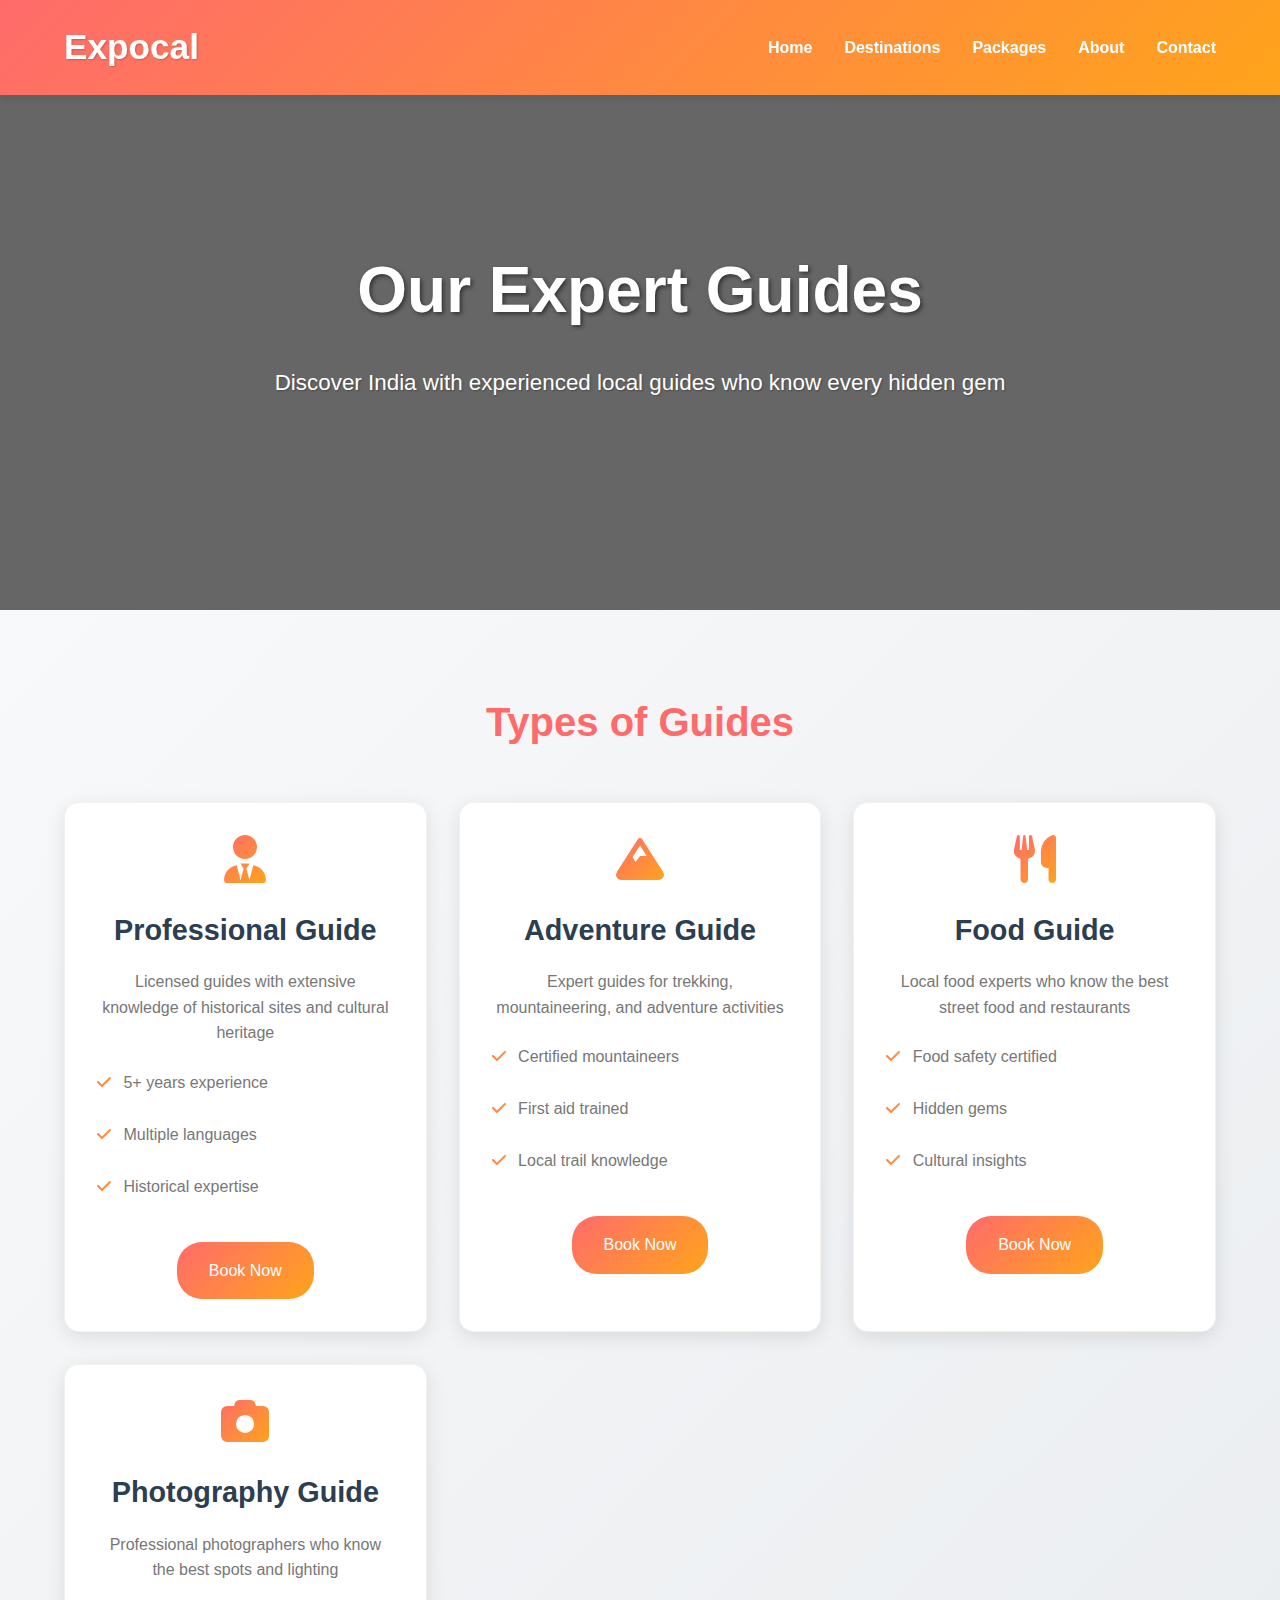
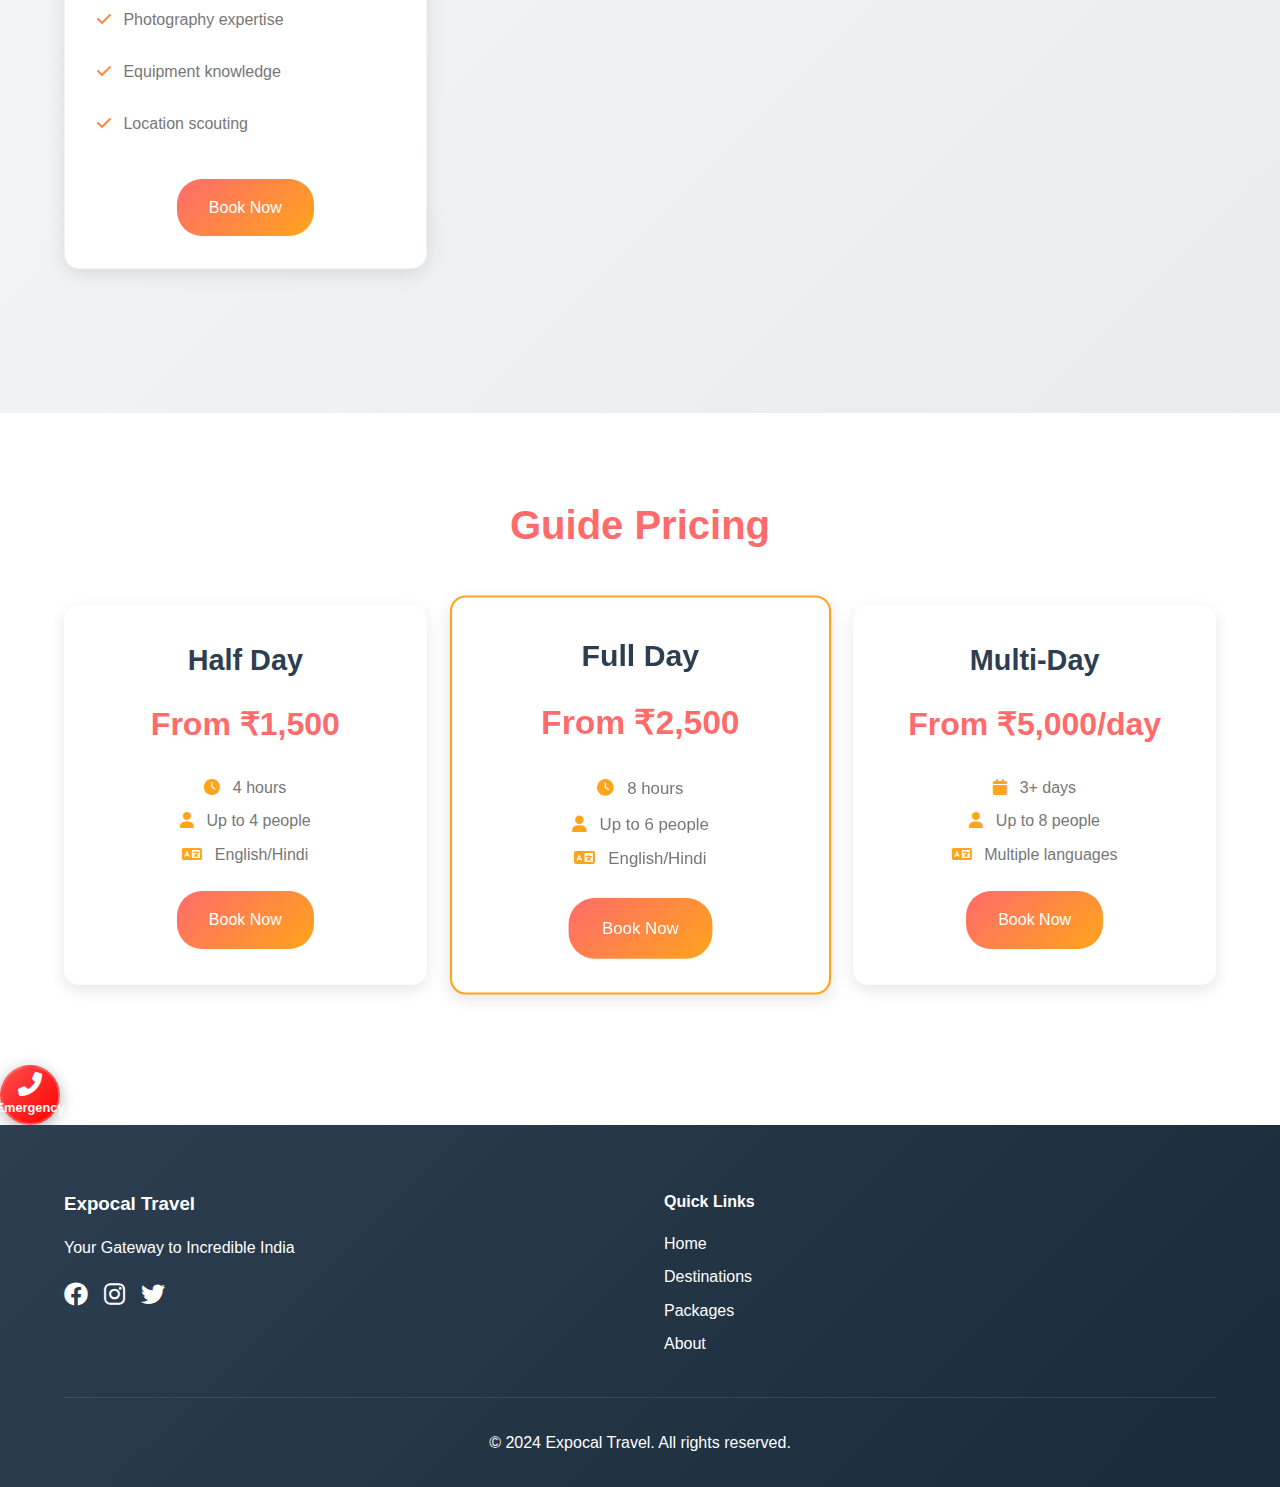
<file: guides.html>
<!DOCTYPE html>
<html lang="en">
<head>
    <meta charset="UTF-8">
    <meta name="viewport" content="width=device-width, initial-scale=1.0">
    <title>Our Expert Guides - Expocal Travel</title>
    <link rel="stylesheet" href="styles.css">
    <link rel="stylesheet" href="https://cdnjs.cloudflare.com/ajax/libs/font-awesome/6.0.0/css/all.min.css">
</head>
<body>
    <!-- Navigation Bar -->
    <nav class="navbar">
        <div class="logo">
            <h1>Expocal</h1>
        </div>
        <ul class="nav-links">
            <li><a href="index.html">Home</a></li>
            <li><a href="index.html#destinations">Destinations</a></li>
            <li><a href="index.html#packages">Packages</a></li>
            <li><a href="index.html#about">About</a></li>
            <li><a href="index.html#contact">Contact</a></li>
        </ul>
    </nav>

    <!-- Guides Hero Section -->
    <section class="guides-hero">
        <div class="hero-content">
            <h1>Our Expert Guides</h1>
            <p>Discover India with experienced local guides who know every hidden gem</p>
        </div>
    </section>

    <!-- Guide Types Section -->
    <section class="guide-types">
        <h2>Types of Guides</h2>
        <div class="guide-grid">
            <div class="guide-card">
                <i class="fas fa-user-tie"></i>
                <h3>Professional Guide</h3>
                <p>Licensed guides with extensive knowledge of historical sites and cultural heritage</p>
                <ul>
                    <li><i class="fas fa-check"></i> 5+ years experience</li>
                    <li><i class="fas fa-check"></i> Multiple languages</li>
                    <li><i class="fas fa-check"></i> Historical expertise</li>
                </ul>
                <a href="#contact" class="guide-button">Book Now</a>
            </div>

            <div class="guide-card">
                <i class="fas fa-mountain"></i>
                <h3>Adventure Guide</h3>
                <p>Expert guides for trekking, mountaineering, and adventure activities</p>
                <ul>
                    <li><i class="fas fa-check"></i> Certified mountaineers</li>
                    <li><i class="fas fa-check"></i> First aid trained</li>
                    <li><i class="fas fa-check"></i> Local trail knowledge</li>
                </ul>
                <a href="#contact" class="guide-button">Book Now</a>
            </div>

            <div class="guide-card">
                <i class="fas fa-utensils"></i>
                <h3>Food Guide</h3>
                <p>Local food experts who know the best street food and restaurants</p>
                <ul>
                    <li><i class="fas fa-check"></i> Food safety certified</li>
                    <li><i class="fas fa-check"></i> Hidden gems</li>
                    <li><i class="fas fa-check"></i> Cultural insights</li>
                </ul>
                <a href="#contact" class="guide-button">Book Now</a>
            </div>

            <div class="guide-card">
                <i class="fas fa-camera"></i>
                <h3>Photography Guide</h3>
                <p>Professional photographers who know the best spots and lighting</p>
                <ul>
                    <li><i class="fas fa-check"></i> Photography expertise</li>
                    <li><i class="fas fa-check"></i> Equipment knowledge</li>
                    <li><i class="fas fa-check"></i> Location scouting</li>
                </ul>
                <a href="#contact" class="guide-button">Book Now</a>
            </div>
        </div>
    </section>

    <!-- Guide Pricing Section -->
    <section class="guide-pricing">
        <h2>Guide Pricing</h2>
        <div class="pricing-grid">
            <div class="pricing-card">
                <h3>Half Day</h3>
                <p class="price">From ₹1,500</p>
                <ul>
                    <li><i class="fas fa-clock"></i> 4 hours</li>
                    <li><i class="fas fa-user"></i> Up to 4 people</li>
                    <li><i class="fas fa-language"></i> English/Hindi</li>
                </ul>
                <a href="#contact" class="pricing-button">Book Now</a>
            </div>

            <div class="pricing-card featured">
                <h3>Full Day</h3>
                <p class="price">From ₹2,500</p>
                <ul>
                    <li><i class="fas fa-clock"></i> 8 hours</li>
                    <li><i class="fas fa-user"></i> Up to 6 people</li>
                    <li><i class="fas fa-language"></i> English/Hindi</li>
                </ul>
                <a href="#contact" class="pricing-button">Book Now</a>
            </div>

            <div class="pricing-card">
                <h3>Multi-Day</h3>
                <p class="price">From ₹5,000/day</p>
                <ul>
                    <li><i class="fas fa-calendar"></i> 3+ days</li>
                    <li><i class="fas fa-user"></i> Up to 8 people</li>
                    <li><i class="fas fa-language"></i> Multiple languages</li>
                </ul>
                <a href="#contact" class="pricing-button">Book Now</a>
            </div>
        </div>
    </section>

    <!-- Emergency Button -->
    <a href="tel:+911234567890" class="emergency-button">
        <i class="fas fa-phone-alt"></i>
        <span>Emergency</span>
    </a>

    <!-- Footer -->
    <footer class="footer">
        <div class="footer-content">
            <div class="footer-section">
                <h3>Expocal Travel</h3>
                <p>Your Gateway to Incredible India</p>
                <div class="social-links">
                    <a href="#"><i class="fab fa-facebook"></i></a>
                    <a href="#"><i class="fab fa-instagram"></i></a>
                    <a href="#"><i class="fab fa-twitter"></i></a>
                </div>
            </div>
            <div class="footer-section">
                <h4>Quick Links</h4>
                <ul>
                    <li><a href="index.html">Home</a></li>
                    <li><a href="index.html#destinations">Destinations</a></li>
                    <li><a href="index.html#packages">Packages</a></li>
                    <li><a href="index.html#about">About</a></li>
                </ul>
            </div>
        </div>
        <div class="footer-bottom">
            <p>&copy; 2024 Expocal Travel. All rights reserved.</p>
        </div>
    </footer>
</body>
</html>
</file>
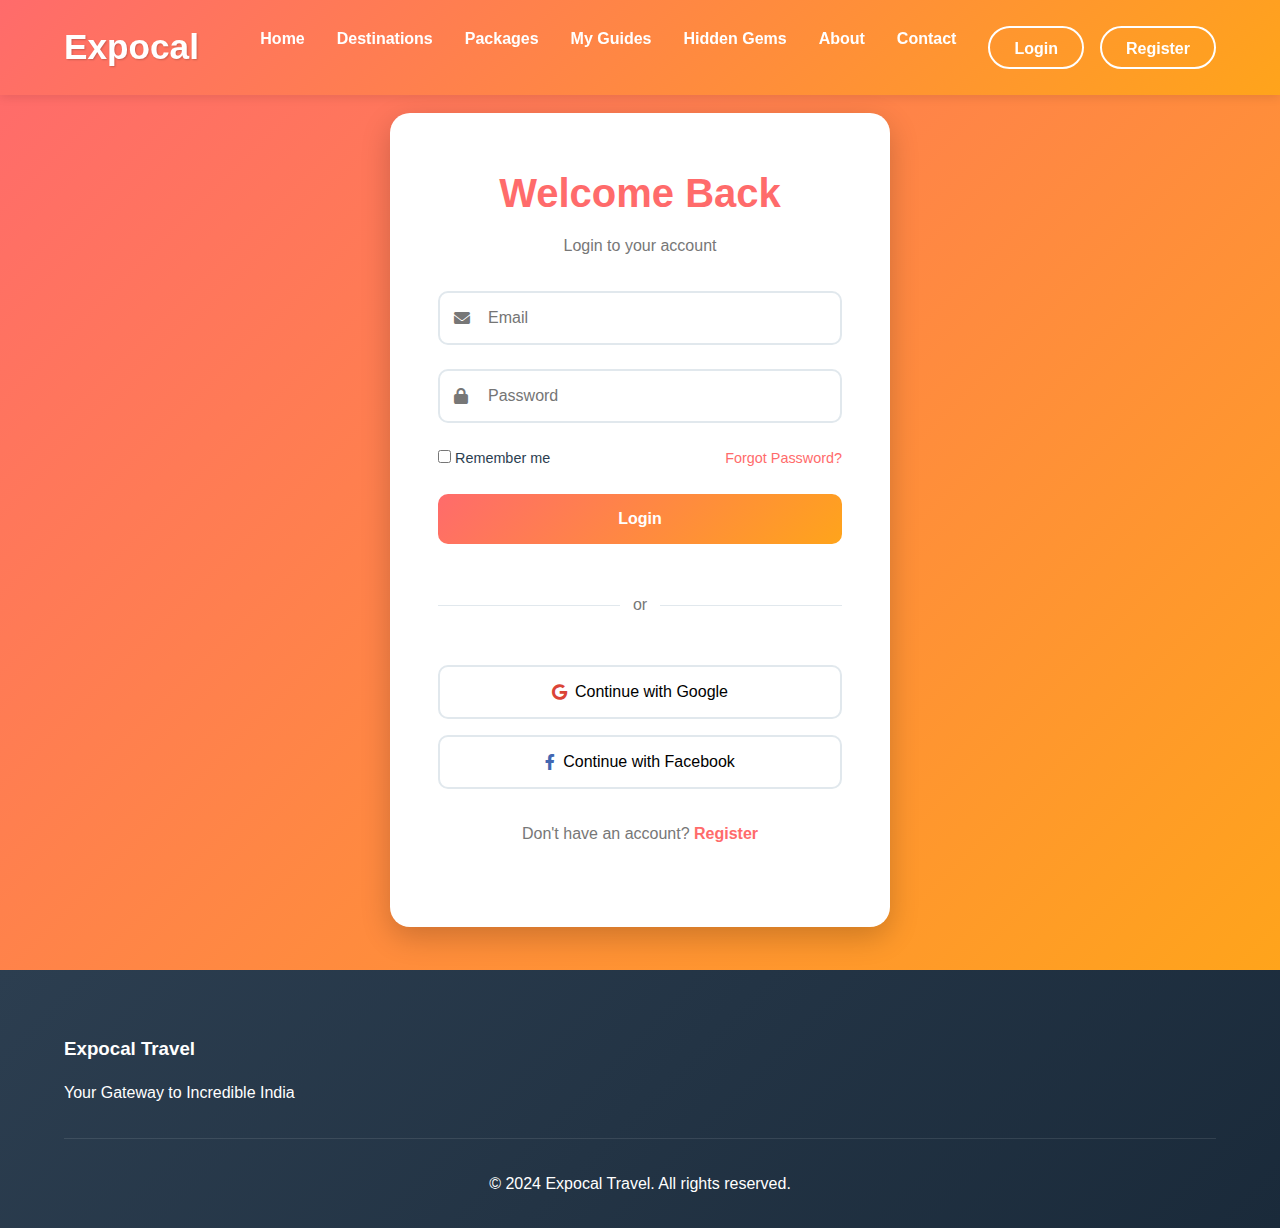
<file: login.html>
<!DOCTYPE html>
<html lang="en">
<head>
    <meta charset="UTF-8">
    <meta name="viewport" content="width=device-width, initial-scale=1.0">
    <title>Login - Expocal Travel</title>
    <link rel="stylesheet" href="styles.css">
    <link rel="stylesheet" href="https://cdnjs.cloudflare.com/ajax/libs/font-awesome/6.0.0/css/all.min.css">
</head>
<body>
    <!-- Navigation Bar -->
    <nav class="navbar">
        <div class="logo">
            <h1>Expocal</h1>
        </div>
        <div class="hamburger">
            <span></span>
            <span></span>
            <span></span>
        </div>
        <ul class="nav-links">
            <li><a href="index.html">Home</a></li>
            <li><a href="index.html#destinations">Destinations</a></li>
            <li><a href="index.html#packages">Packages</a></li>
            <li><a href="guides.html">My Guides</a></li>
            <li><a href="hidden-gems.html">Hidden Gems</a></li>
            <li><a href="index.html#about">About</a></li>
            <li><a href="index.html#contact">Contact</a></li>
            <li class="auth-links">
                <a href="login.html" class="login-btn">Login</a>
                <a href="register.html" class="register-btn">Register</a>
            </li>
        </ul>
    </nav>

    <!-- Login Section -->
    <section class="auth-section">
        <div class="auth-container">
            <div class="auth-box">
                <h2>Welcome Back</h2>
                <p>Login to your account</p>
                <form class="auth-form">
                    <div class="form-group">
                        <i class="fas fa-envelope"></i>
                        <input type="email" placeholder="Email" required>
                    </div>
                    <div class="form-group">
                        <i class="fas fa-lock"></i>
                        <input type="password" placeholder="Password" required>
                    </div>
                    <div class="form-options">
                        <label>
                            <input type="checkbox"> Remember me
                        </label>
                        <a href="#" class="forgot-password">Forgot Password?</a>
                    </div>
                    <button type="submit" class="auth-button">Login</button>
                    <div class="auth-divider">
                        <span>or</span>
                    </div>
                    <div class="social-login">
                        <button type="button" class="google-btn">
                            <i class="fab fa-google"></i> Continue with Google
                        </button>
                        <button type="button" class="facebook-btn">
                            <i class="fab fa-facebook-f"></i> Continue with Facebook
                        </button>
                    </div>
                </form>
                <p class="auth-switch">
                    Don't have an account? <a href="register.html">Register</a>
                </p>
            </div>
        </div>
    </section>

    <!-- Footer -->
    <footer class="footer">
        <div class="footer-content">
            <div class="footer-section">
                <h3>Expocal Travel</h3>
                <p>Your Gateway to Incredible India</p>
            </div>
        </div>
        <div class="footer-bottom">
            <p>&copy; 2024 Expocal Travel. All rights reserved.</p>
        </div>
    </footer>

    <script>
        // Hamburger Menu Toggle
        const hamburger = document.querySelector('.hamburger');
        const navLinks = document.querySelector('.nav-links');
        
        hamburger.addEventListener('click', () => {
            hamburger.classList.toggle('active');
            navLinks.classList.toggle('active');
        });
    </script>
</body>
</html>
</file>
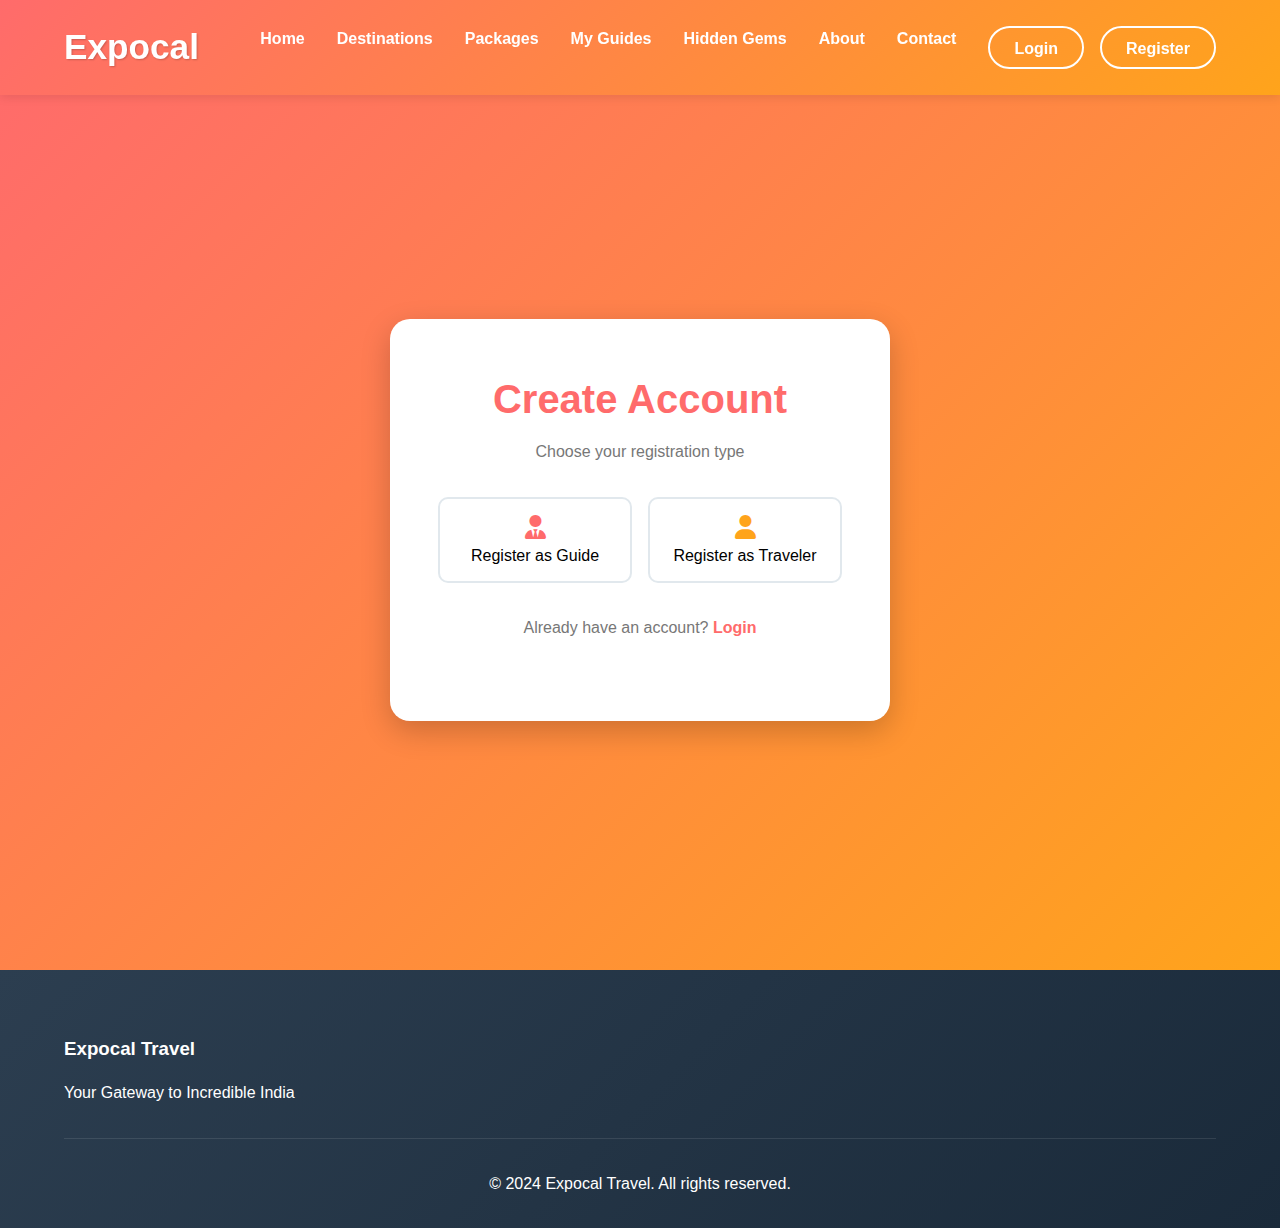
<file: register.html>
<!DOCTYPE html>
<html lang="en">
<head>
    <meta charset="UTF-8">
    <meta name="viewport" content="width=device-width, initial-scale=1.0">
    <title>Register - Expocal Travel</title>
    <link rel="stylesheet" href="styles.css">
    <link rel="stylesheet" href="https://cdnjs.cloudflare.com/ajax/libs/font-awesome/6.0.0/css/all.min.css">
</head>
<body>
    <!-- Navigation Bar -->
    <nav class="navbar">
        <div class="logo">
            <h1>Expocal</h1>
        </div>
        <div class="hamburger">
            <span></span>
            <span></span>
            <span></span>
        </div>
        <ul class="nav-links">
            <li><a href="index.html">Home</a></li>
            <li><a href="index.html#destinations">Destinations</a></li>
            <li><a href="index.html#packages">Packages</a></li>
            <li><a href="guides.html">My Guides</a></li>
            <li><a href="hidden-gems.html">Hidden Gems</a></li>
            <li><a href="index.html#about">About</a></li>
            <li><a href="index.html#contact">Contact</a></li>
            <li class="auth-links">
                <a href="login.html" class="login-btn">Login</a>
                <a href="register.html" class="register-btn">Register</a>
            </li>
        </ul>
    </nav>

    <!-- Register Section -->
    <section class="auth-section">
        <div class="auth-container">
            <div class="auth-box">
                <h2>Create Account</h2>
                <p>Choose your registration type</p>
                
                <div class="register-options">
                    <button class="register-type-btn guide-btn" onclick="showGuideForm()">
                        <i class="fas fa-user-tie"></i>
                        Register as Guide
                    </button>
                    <button class="register-type-btn traveler-btn" onclick="showTravelerForm()">
                        <i class="fas fa-user"></i>
                        Register as Traveler
                    </button>
                </div>

                <!-- Guide Registration Form -->
                <form class="auth-form guide-form" style="display: none;">
                    <div class="form-group">
                        <i class="fas fa-user"></i>
                        <input type="text" placeholder="Full Name" required>
                    </div>
                    <div class="form-group">
                        <i class="fas fa-envelope"></i>
                        <input type="email" placeholder="Email" required>
                    </div>
                    <div class="form-group">
                        <i class="fas fa-lock"></i>
                        <input type="password" placeholder="Password" required>
                    </div>
                    <div class="form-group">
                        <i class="fas fa-phone"></i>
                        <input type="tel" placeholder="Phone Number" required>
                    </div>
                    <div class="form-group">
                        <i class="fas fa-map-marker-alt"></i>
                        <input type="text" placeholder="Location" required>
                    </div>
                    <div class="form-group">
                        <i class="fas fa-language"></i>
                        <input type="text" placeholder="Languages Known" required>
                    </div>
                    <div class="form-group">
                        <i class="fas fa-briefcase"></i>
                        <input type="text" placeholder="Experience (years)" required>
                    </div>
                    <button type="submit" class="auth-button">Register as Guide</button>
                </form>

                <!-- Traveler Registration Form -->
                <form class="auth-form traveler-form" style="display: none;">
                    <div class="form-group">
                        <i class="fas fa-user"></i>
                        <input type="text" placeholder="Full Name" required>
                    </div>
                    <div class="form-group">
                        <i class="fas fa-envelope"></i>
                        <input type="email" placeholder="Email" required>
                    </div>
                    <div class="form-group">
                        <i class="fas fa-lock"></i>
                        <input type="password" placeholder="Password" required>
                    </div>
                    <div class="form-group">
                        <i class="fas fa-phone"></i>
                        <input type="tel" placeholder="Phone Number" required>
                    </div>
                    <div class="form-group">
                        <i class="fas fa-globe"></i>
                        <input type="text" placeholder="Country" required>
                    </div>
                    <button type="submit" class="auth-button">Register as Traveler</button>
                </form>

                <p class="auth-switch">
                    Already have an account? <a href="login.html">Login</a>
                </p>
            </div>
        </div>
    </section>

    <!-- Footer -->
    <footer class="footer">
        <div class="footer-content">
            <div class="footer-section">
                <h3>Expocal Travel</h3>
                <p>Your Gateway to Incredible India</p>
            </div>
        </div>
        <div class="footer-bottom">
            <p>&copy; 2024 Expocal Travel. All rights reserved.</p>
        </div>
    </footer>

    <script>
        // Hamburger Menu Toggle
        const hamburger = document.querySelector('.hamburger');
        const navLinks = document.querySelector('.nav-links');
        
        hamburger.addEventListener('click', () => {
            hamburger.classList.toggle('active');
            navLinks.classList.toggle('active');
        });

        // Form Toggle Functions
        function showGuideForm() {
            document.querySelector('.guide-form').style.display = 'block';
            document.querySelector('.traveler-form').style.display = 'none';
            document.querySelector('.guide-btn').classList.add('active');
            document.querySelector('.traveler-btn').classList.remove('active');
        }

        function showTravelerForm() {
            document.querySelector('.traveler-form').style.display = 'block';
            document.querySelector('.guide-form').style.display = 'none';
            document.querySelector('.traveler-btn').classList.add('active');
            document.querySelector('.guide-btn').classList.remove('active');
        }
    </script>
</body>
</html>
</file>
<file: styles.css>
/* Color Variables */
:root {
    --primary-color: #FF6B6B;      /* Vibrant Coral */
    --secondary-color: #4A90E2;    /* Bright Blue */
    --accent-color: #FFA41B;       /* Warm Orange */
    --text-dark: #2C3E50;          /* Deep Blue-Gray */
    --text-light: #777777;         /* Refined Gray */
    --background-light: #F8F9FA;   /* Light Gray Background */
    --white: #ffffff;
    --border-color: #E1E8ED;       /* Light Gray Border */
}

/* Reset and Base Styles */
* {
    margin: 0;
    padding: 0;
    box-sizing: border-box;
}

html {
    scroll-behavior: smooth;
}

body {
    font-family: 'Segoe UI', Tahoma, Geneva, Verdana, sans-serif;
    line-height: 1.6;
    color: var(--text-dark);
}

/* Navigation Bar */
.navbar {
    position: fixed;
    top: 0;
    width: 100%;
    background: linear-gradient(135deg, var(--primary-color), var(--accent-color));
    padding: 1.2rem 5%;
    display: flex;
    justify-content: space-between;
    align-items: center;
    box-shadow: 0 2px 10px rgba(0, 0, 0, 0.1);
    z-index: 1000;
}

.logo h1 {
    color: var(--white);
    font-size: 2.2rem;
    font-weight: 800;
    text-shadow: 1px 1px 2px rgba(0, 0, 0, 0.2);
}

.nav-links {
    display: flex;
    list-style: none;
    gap: 2rem;
}

.nav-links a {
    text-decoration: none;
    color: var(--white);
    font-weight: 600;
    position: relative;
    padding-bottom: 5px;
}

.nav-links a:hover {
    color: var(--white);
}

.nav-links a::after {
    content: '';
    position: absolute;
    width: 0;
    height: 2px;
    background: var(--white);
    left: 0;
    bottom: 0;
    transition: width 0.3s ease;
}

.nav-links a:hover::after {
    width: 100%;
}

/* Hero Section */
.hero {
    height: 100vh;
    background: linear-gradient(rgba(0, 0, 0, 0.5), rgba(0, 0, 0, 0.5)),
                url('https://images.unsplash.com/photo-1598324789736-4861f89564a0?ixlib=rb-4.0.3');
    background-size: cover;
    background-position: center;
    background-attachment: fixed;
    display: flex;
    align-items: center;
    justify-content: center;
    text-align: center;
    color: var(--white);
}

.hero-content {
    max-width: 800px;
    padding: 2rem;
}

.hero-content h1 {
    font-size: 4rem;
    margin-bottom: 1.5rem;
    text-shadow: 2px 2px 4px rgba(0, 0, 0, 0.5);
}

.hero-content p {
    font-size: 1.4rem;
    margin-bottom: 2.5rem;
    text-shadow: 1px 1px 2px rgba(0, 0, 0, 0.3);
}

.cta-button {
    display: inline-block;
    padding: 1rem 2rem;
    background-color: var(--accent-color);
    color: var(--white);
    text-decoration: none;
    border-radius: 5px;
    transition: background-color 0.3s ease;
}

.cta-button:hover {
    background-color: #d35400;
}

/* Destinations Section */
.destinations {
    padding: 5rem 5%;
    background-color: var(--background-light);
}

.destinations h2 {
    text-align: center;
    font-size: 2.5rem;
    margin-bottom: 3rem;
    color: var(--primary-color);
}

.destination-grid {
    display: grid;
    grid-template-columns: repeat(auto-fit, minmax(300px, 1fr));
    gap: 2rem;
    padding: 0 1rem;
}

.destination-card {
    background: var(--white);
    border-radius: 15px;
    overflow: hidden;
    box-shadow: 0 5px 15px rgba(0, 0, 0, 0.1);
    transition: all 0.3s ease;
    position: relative;
}

.destination-card:hover {
    transform: translateY(-10px);
    box-shadow: 0 8px 25px rgba(0, 0, 0, 0.15);
}

.destination-img {
    height: 250px;
    overflow: hidden;
    position: relative;
}

.destination-img img {
    width: 100%;
    height: 100%;
    object-fit: cover;
    transition: transform 0.5s ease;
}

.destination-card:hover .destination-img img {
    transform: scale(1.1);
}

.destination-info {
    padding: 1.5rem;
    background: var(--white);
}

.destination-info h3 {
    font-size: 1.5rem;
    color: var(--primary-color);
    margin-bottom: 0.5rem;
}

.destination-info p {
    color: var(--text-light);
    font-size: 1rem;
    line-height: 1.5;
}

.taj-mahal {
    background-image: url('https://images.unsplash.com/photo-1548013146-72479768bada?ixlib=rb-4.0.3');
}

.jaipur {
    background-image: url('https://images.unsplash.com/photo-1599661046289-e31897846e41?ixlib=rb-4.0.3');
}

.kerala {
    background-image: url('https://images.unsplash.com/photo-1602216056096-3b40cc0c9944?ixlib=rb-4.0.3');
}

.varanasi {
    background-image: url('https://images.unsplash.com/photo-1561361513-2d000a50f0dc?ixlib=rb-4.0.3');
}

.goa {
    background-image: url('https://images.unsplash.com/photo-1512343879784-a960bf40e7f2?ixlib=rb-4.0.3');
}

.ladakh {
    background-image: url('https://images.unsplash.com/photo-1626621341517-bbf3d9990a23?ixlib=rb-4.0.3');
}

/* Packages Section */
.packages {
    padding: 5rem 5%;
}

.packages h2 {
    text-align: center;
    font-size: 2.5rem;
    margin-bottom: 3rem;
    color: var(--primary-color);
}

.package-grid {
    display: grid;
    grid-template-columns: repeat(auto-fit, minmax(300px, 1fr));
    gap: 2rem;
}

.package-card {
    background: var(--white);
    border-radius: 15px;
    padding: 2rem;
    text-align: center;
    box-shadow: 0 5px 15px rgba(0, 0, 0, 0.1);
    transition: transform 0.3s ease;
}

.package-card:hover {
    transform: translateY(-10px);
}

.package-card h3 {
    color: var(--text-dark);
    font-size: 1.8rem;
    margin-bottom: 1rem;
}

.price {
    color: var(--primary-color);
    font-size: 2rem;
    font-weight: 800;
    margin-bottom: 1.5rem;
}

.package-card ul {
    list-style: none;
    margin-bottom: 1.5rem;
}

.package-card li {
    margin-bottom: 0.5rem;
    color: var(--text-light);
}

.package-card li i {
    color: var(--accent-color);
    margin-right: 0.5rem;
}

.package-card li i {
    color: var(--accent-color);
    margin-right: 0.5rem;
}

.package-button {
    display: inline-block;
    padding: 1rem 2rem;
    background: linear-gradient(135deg, var(--primary-color), var(--accent-color));
    color: var(--white);
    text-decoration: none;
    border-radius: 25px;
    transition: transform 0.3s ease;
}

.package-button:hover {
    transform: translateY(-3px);
}

/* About Section */
.about {
    padding: 5rem 5%;
    background-color: var(--background-light);
}

.about h2 {
    text-align: center;
    font-size: 2.5rem;
    margin-bottom: 3rem;
    color: var(--primary-color);
}

.about-content {
    max-width: 1200px;
    margin: 0 auto;
}

.about-text {
    text-align: center;
    margin-bottom: 3rem;
}

.about-text p {
    margin-bottom: 1rem;
    color: var(--text-light);
}

.stats {
    display: grid;
    grid-template-columns: repeat(auto-fit, minmax(200px, 1fr));
    gap: 2rem;
    text-align: center;
}

.stat-item i {
    font-size: 2.5rem;
    color: var(--accent-color);
    margin-bottom: 1rem;
}

.stat-item h3 {
    font-size: 2rem;
    color: var(--primary-color);
    margin-bottom: 0.5rem;
}

/* Contact Section */
.contact {
    padding: 5rem 5%;
}

.contact h2 {
    text-align: center;
    font-size: 2.5rem;
    margin-bottom: 3rem;
    color: var(--primary-color);
}

.contact-container {
    display: grid;
    grid-template-columns: repeat(auto-fit, minmax(300px, 1fr));
    gap: 3rem;
    max-width: 1200px;
    margin: 0 auto;
}

.contact-form {
    display: flex;
    flex-direction: column;
    gap: 1rem;
}

.contact-form input,
.contact-form select,
.contact-form textarea {
    padding: 1rem;
    border: 1px solid var(--border-color);
    border-radius: 5px;
}

.submit-button {
    background: linear-gradient(135deg, var(--primary-color), var(--accent-color));
    color: var(--white);
    padding: 1rem 2rem;
    border: none;
    border-radius: 25px;
    cursor: pointer;
    transition: transform 0.3s ease;
}

.submit-button:hover {
    transform: translateY(-3px);
}

.contact-info {
    display: flex;
    flex-direction: column;
    gap: 2rem;
}

.info-item {
    display: flex;
    align-items: center;
    gap: 1rem;
}

.info-item i {
    font-size: 1.5rem;
    color: var(--accent-color);
}

/* Footer */
.footer {
    background: linear-gradient(135deg, var(--text-dark), #1a2a3a);
    color: var(--white);
    padding: 4rem 5% 2rem;
}

.footer-content {
    display: grid;
    grid-template-columns: repeat(auto-fit, minmax(250px, 1fr));
    gap: 3rem;
    margin-bottom: 2rem;
}

.footer-section h3,
.footer-section h4 {
    margin-bottom: 1rem;
}

.social-links {
    display: flex;
    gap: 1rem;
    margin-top: 1rem;
}

.social-links a {
    color: var(--white);
    font-size: 1.5rem;
    transition: color 0.3s ease;
}

.social-links a:hover {
    color: var(--accent-color);
}

.footer-section ul {
    list-style: none;
}

.footer-section ul li {
    margin-bottom: 0.5rem;
}

.footer-section ul a {
    color: var(--white);
    text-decoration: none;
    transition: color 0.3s ease;
}

.footer-section ul a:hover {
    color: var(--accent-color);
}

.newsletter-form {
    display: flex;
    gap: 0.5rem;
}

.newsletter-form input {
    padding: 0.5rem;
    border: none;
    border-radius: 3px;
    flex-grow: 1;
}

.newsletter-form button {
    padding: 0.5rem 1rem;
    background-color: var(--accent-color);
    color: var(--white);
    border: none;
    border-radius: 3px;
    cursor: pointer;
    transition: background-color 0.3s ease;
}

.newsletter-form button:hover {
    background-color: #d35400;
}

.footer-bottom {
    text-align: center;
    padding-top: 2rem;
    border-top: 1px solid rgba(255, 255, 255, 0.1);
}

/* Responsive Design */
@media (max-width: 768px) {
    .navbar {
        padding: 1rem;
    }

    .nav-links {
        display: none;
    }

    .hero-content h1 {
        font-size: 2.5rem;
    }

    .hero-content p {
        font-size: 1.1rem;
    }

    .destination-grid,
    .package-grid {
        grid-template-columns: 1fr;
    }

    .contact-container {
        grid-template-columns: 1fr;
    }

    .footer-content {
        grid-template-columns: 1fr;
        text-align: center;
    }

    .social-links {
        justify-content: center;
    }

    .newsletter-form {
        max-width: 300px;
        margin: 0 auto;
    }

    .destination-grid {
        grid-template-columns: 1fr;
        padding: 0;
    }

    .destination-img {
        height: 200px;
    }

    .destination-info {
        padding: 1rem;
    }

    .destination-info h3 {
        font-size: 1.3rem;
    }
}

/* Tablet Responsiveness */
@media (min-width: 769px) and (max-width: 1024px) {
    .destination-grid,
    .package-grid {
        grid-template-columns: repeat(2, 1fr);
    }

    .hero-content h1 {
        font-size: 3rem;
    }
}

/* Guides Page Styles */
.guides-hero {
    height: 60vh;
    background: linear-gradient(rgba(0, 0, 0, 0.6), rgba(0, 0, 0, 0.6)),
                url('https://images.unsplash.com/photo-1522202176988-66273c2fd55f?ixlib=rb-4.0.3');
    background-size: cover;
    background-position: center;
    display: flex;
    align-items: center;
    justify-content: center;
    text-align: center;
    color: var(--white);
    margin-top: 70px;
}

.guide-types {
    padding: 5rem 5%;
    background: linear-gradient(135deg, #f8f9fa, #e9ecef);
}

.guide-types h2,
.guide-pricing h2 {
    text-align: center;
    font-size: 2.5rem;
    margin-bottom: 3rem;
    color: var(--primary-color);
}

.guide-grid {
    display: grid;
    grid-template-columns: repeat(auto-fit, minmax(280px, 1fr));
    gap: 2rem;
    margin-bottom: 4rem;
}

.guide-card {
    background: var(--white);
    border-radius: 15px;
    padding: 2rem;
    text-align: center;
    box-shadow: 0 5px 20px rgba(0, 0, 0, 0.1);
    transition: all 0.3s ease;
    border: 1px solid rgba(0, 0, 0, 0.05);
}

.guide-card:hover {
    transform: translateY(-10px);
    box-shadow: 0 8px 25px rgba(0, 0, 0, 0.15);
}

.guide-card i {
    font-size: 3rem;
    background: linear-gradient(135deg, #FF6B6B, #FFA41B);
    -webkit-background-clip: text;
    background-clip: text;
    -webkit-text-fill-color: transparent;
    margin-bottom: 1.5rem;
}

.guide-card h3 {
    color: var(--text-dark);
    font-size: 1.8rem;
    margin-bottom: 1rem;
}

.guide-card p {
    color: var(--text-light);
    margin-bottom: 1.5rem;
}

.guide-card ul {
    list-style: none;
    margin-bottom: 1.5rem;
    text-align: left;
}

.guide-card ul li {
    margin-bottom: 0.5rem;
    color: var(--text-light);
}

.guide-card ul li i {
    color: var(--accent-color);
    margin-right: 0.5rem;
    font-size: 1rem;
}

.guide-button {
    display: inline-block;
    padding: 1rem 2rem;
    background: linear-gradient(135deg, var(--primary-color), var(--accent-color));
    color: var(--white);
    text-decoration: none;
    border-radius: 25px;
    transition: transform 0.3s ease;
}

.guide-button:hover {
    transform: translateY(-3px);
}

/* Guide Pricing Section */
.guide-pricing {
    padding: 5rem 5%;
}

.pricing-grid {
    display: grid;
    grid-template-columns: repeat(auto-fit, minmax(280px, 1fr));
    gap: 2rem;
    max-width: 1200px;
    margin: 0 auto;
}

.pricing-card {
    background: var(--white);
    border-radius: 15px;
    padding: 2rem;
    text-align: center;
    box-shadow: 0 5px 15px rgba(0, 0, 0, 0.1);
    transition: transform 0.3s ease;
}

.pricing-card.featured {
    transform: scale(1.05);
    border: 2px solid var(--accent-color);
}

.pricing-card:hover {
    transform: translateY(-10px);
}

.pricing-card.featured:hover {
    transform: scale(1.05) translateY(-10px);
}

.pricing-card h3 {
    color: var(--text-dark);
    font-size: 1.8rem;
    margin-bottom: 1rem;
}

.pricing-card .price {
    color: var(--primary-color);
    font-size: 2rem;
    font-weight: 800;
    margin-bottom: 1.5rem;
}

.pricing-card ul {
    list-style: none;
    margin-bottom: 1.5rem;
}

.pricing-card ul li {
    margin-bottom: 0.5rem;
    color: var(--text-light);
}

.pricing-card ul li i {
    color: var(--accent-color);
    margin-right: 0.5rem;
}

.pricing-button {
    display: inline-block;
    padding: 1rem 2rem;
    background: linear-gradient(135deg, var(--primary-color), var(--accent-color));
    color: var(--white);
    text-decoration: none;
    border-radius: 25px;
    transition: transform 0.3s ease;
}

.pricing-button:hover {
    transform: translateY(-3px);
}

/* Floating Action Buttons */
.floating-buttons {
    position: fixed;
    bottom: 30px;
    right: 30px;
    display: flex;
    flex-direction: column;
    gap: 15px;
    z-index: 9999; /* Increased z-index to ensure visibility */
}

.emergency-button,
.tracking-button {
    width: 60px;
    height: 60px;
    border-radius: 50%;
    display: flex;
    flex-direction: column;
    align-items: center;
    justify-content: center;
    color: white;
    text-decoration: none;
    font-size: 0.8rem;
    font-weight: 600;
    text-align: center;
    box-shadow: 0 4px 15px rgba(0, 0, 0, 0.3);
    transition: all 0.3s ease;
}

.emergency-button {
    background: linear-gradient(135deg, #ff4d4d, #ff0000);
    border: 2px solid rgba(255, 255, 255, 0.2);
}

.tracking-button {
    background: linear-gradient(135deg, #4CAF50, #45a049);
    border: 2px solid rgba(255, 255, 255, 0.2);
}

.emergency-button:hover,
.tracking-button:hover {
    transform: scale(1.1);
    box-shadow: 0 6px 20px rgba(0, 0, 0, 0.4);
}

.emergency-button i,
.tracking-button i {
    font-size: 1.5rem;
    margin-bottom: 2px;
}

/* Enhanced Guides Page Styles */
.guides-hero {
    height: 60vh;
    background: linear-gradient(rgba(0, 0, 0, 0.6), rgba(0, 0, 0, 0.6)),
                url('https://images.unsplash.com/photo-1522202176988-66273c2fd55f?ixlib=rb-4.0.3');
    background-size: cover;
    background-position: center;
    display: flex;
    align-items: center;
    justify-content: center;
    text-align: center;
    color: var(--white);
    margin-top: 70px;
}

.guide-types {
    padding: 5rem 5%;
    background: linear-gradient(135deg, #f8f9fa, #e9ecef);
}

.guide-card {
    background: var(--white);
    border-radius: 15px;
    padding: 2rem;
    text-align: center;
    box-shadow: 0 5px 20px rgba(0, 0, 0, 0.1);
    transition: all 0.3s ease;
    border: 1px solid rgba(0, 0, 0, 0.05);
}

.guide-card:hover {
    transform: translateY(-10px);
    box-shadow: 0 8px 25px rgba(0, 0, 0, 0.15);
}

.guide-card i {
    font-size: 3rem;
    background: linear-gradient(135deg, #FF6B6B, #FFA41B);
    -webkit-background-clip: text;
    background-clip: text;
    -webkit-text-fill-color: transparent;
    margin-bottom: 1.5rem;
}

/* Enhanced Hidden Gems Page Styles */
.hidden-gems-hero {
    height: 70vh;
    background: linear-gradient(rgba(0, 0, 0, 0.7), rgba(0, 0, 0, 0.7)),
                url('https://images.unsplash.com/photo-1593691509543-c55fb32e5cee?ixlib=rb-4.0.3&auto=format&fit=crop&w=800&q=80');
    background-size: cover;
    background-position: center;
    display: flex;
    align-items: center;
    justify-content: center;
    text-align: center;
    color: var(--white);
    margin-top: 70px;
    position: relative;
    overflow: hidden;
}

.hidden-gems-hero::before {
    content: '';
    position: absolute;
    top: 0;
    left: 0;
    right: 0;
    bottom: 0;
    background: linear-gradient(135deg, rgba(255, 107, 107, 0.2), rgba(255, 164, 27, 0.2));
    z-index: 1;
}

.hidden-gems-hero h1 {
    font-size: 4rem;
    margin-bottom: 1.5rem;
    text-shadow: 2px 2px 4px rgba(0, 0, 0, 0.5);
    position: relative;
    z-index: 2;
}

.hidden-gems-hero p {
    font-size: 1.4rem;
    text-shadow: 1px 1px 2px rgba(0, 0, 0, 0.3);
    max-width: 800px;
    margin: 0 auto;
    position: relative;
    z-index: 2;
}

.hidden-gems-section {
    padding: 6rem 5%;
    background: linear-gradient(135deg, #f8f9fa, #e9ecef);
    position: relative;
}

.hidden-gems-section::before {
    content: '';
    position: absolute;
    top: 0;
    left: 0;
    right: 0;
    height: 100px;
    background: linear-gradient(to bottom right, transparent 49%, #f8f9fa 50%);
}

.gems-grid {
    display: grid;
    grid-template-columns: repeat(auto-fit, minmax(350px, 1fr));
    gap: 2.5rem;
    padding: 2rem 0;
}

.gem-card {
    background: var(--white);
    border-radius: 20px;
    overflow: hidden;
    box-shadow: 0 10px 30px rgba(0, 0, 0, 0.1);
    transition: all 0.4s ease;
    border: 1px solid rgba(0, 0, 0, 0.05);
    position: relative;
}

.gem-card:hover {
    transform: translateY(-15px);
    box-shadow: 0 15px 40px rgba(0, 0, 0, 0.15);
}

.gem-img {
    height: 250px;
    overflow: hidden;
    position: relative;
}

.gem-img::after {
    content: '';
    position: absolute;
    top: 0;
    left: 0;
    right: 0;
    bottom: 0;
    background: linear-gradient(to bottom, transparent 50%, rgba(0, 0, 0, 0.3));
    opacity: 0;
    transition: opacity 0.3s ease;
}

.gem-card:hover .gem-img::after {
    opacity: 1;
}

.gem-img img {
    width: 100%;
    height: 100%;
    object-fit: cover;
    transition: transform 0.6s ease;
}

.gem-card:hover .gem-img img {
    transform: scale(1.1);
}

.gem-info {
    padding: 2rem;
    position: relative;
}

.gem-info h3 {
    color: #FF6B6B;
    font-size: 1.8rem;
    margin-bottom: 1rem;
    font-weight: 700;
    position: relative;
    padding-bottom: 0.5rem;
}

.gem-info h3::after {
    content: '';
    position: absolute;
    bottom: 0;
    left: 0;
    width: 50px;
    height: 3px;
    background: linear-gradient(135deg, #FF6B6B, #FFA41B);
    border-radius: 3px;
}

.gem-info p {
    color: var(--text-light);
    margin-bottom: 1.5rem;
    line-height: 1.6;
    font-size: 1.1rem;
}

.gem-info ul {
    list-style: none;
    margin-bottom: 2rem;
}

.gem-info ul li {
    margin-bottom: 0.8rem;
    color: var(--text-light);
    display: flex;
    align-items: center;
    font-size: 1rem;
}

.gem-info ul li i {
    color: #FFA41B;
    margin-right: 1rem;
    font-size: 1.2rem;
    width: 20px;
    text-align: center;
}

.gem-button {
    display: inline-block;
    padding: 1rem 2rem;
    background: linear-gradient(135deg, #FF6B6B, #FFA41B);
    color: var(--white);
    text-decoration: none;
    border-radius: 30px;
    font-weight: 600;
    transition: all 0.3s ease;
    box-shadow: 0 4px 15px rgba(255, 107, 107, 0.3);
    position: relative;
    overflow: hidden;
}

.gem-button::before {
    content: '';
    position: absolute;
    top: 0;
    left: -100%;
    width: 100%;
    height: 100%;
    background: linear-gradient(90deg, transparent, rgba(255, 255, 255, 0.2), transparent);
    transition: 0.5s;
}

.gem-button:hover {
    transform: translateY(-3px);
    box-shadow: 0 6px 20px rgba(255, 107, 107, 0.4);
}

.gem-button:hover::before {
    left: 100%;
}

@media (max-width: 768px) {
    .hidden-gems-hero h1 {
        font-size: 2.5rem;
    }

    .hidden-gems-hero p {
        font-size: 1.1rem;
        padding: 0 1rem;
    }

    .gems-grid {
        grid-template-columns: 1fr;
        gap: 2rem;
    }

    .gem-img {
        height: 200px;
    }

    .gem-info {
        padding: 1.5rem;
    }

    .gem-info h3 {
        font-size: 1.5rem;
    }

    .gem-info p {
        font-size: 1rem;
    }
}

/* Section Titles Enhancement */
.section-title {
    text-align: center;
    font-size: 2.5rem;
    margin-bottom: 3rem;
    color: #FF6B6B;
    position: relative;
    padding-bottom: 1rem;
}

.section-title::after {
    content: '';
    position: absolute;
    bottom: 0;
    left: 50%;
    transform: translateX(-50%);
    width: 80px;
    height: 3px;
    background: linear-gradient(135deg, #FF6B6B, #FFA41B);
    border-radius: 3px;
}

@media (max-width: 768px) {
    .floating-buttons {
        bottom: 20px;
        right: 20px;
        gap: 10px;
    }

    .emergency-button,
    .tracking-button {
        width: 50px;
        height: 50px;
        font-size: 0.7rem;
    }

    .emergency-button i,
    .tracking-button i {
        font-size: 1.2rem;
    }

    .section-title {
        font-size: 2rem;
    }
}

/* Hamburger Menu */
.hamburger {
    display: none;
    cursor: pointer;
    padding: 10px;
    z-index: 1001;
}

.hamburger span {
    display: block;
    width: 25px;
    height: 3px;
    background: var(--white);
    margin: 5px 0;
    transition: all 0.3s ease;
}

.auth-links {
    display: flex;
    gap: 1rem;
}

.login-btn, .register-btn {
    padding: 0.5rem 1.5rem;
    border-radius: 25px;
    transition: all 0.3s ease;
    text-decoration: none;
    font-weight: 600;
    display: inline-block;
    border: 2px solid var(--white);
    color: var(--white);
}

.login-btn {
    background: transparent;
}

.register-btn {
    background: var(--);
    color: var(--primary-color);
}

.login-btn:hover, .register-btn:hover {
    transform: translateY(-2px);
    box-shadow: 0 4px 15px rgba(0, 0, 0, 0.2);
}

@media (max-width: 768px) {
    .hamburger {
        display: block;
    }

    .nav-links {
        position: fixed;
        top: 70px;
        right: -100%;
        width: 100%;
        height: calc(100vh - 70px);
        background: linear-gradient(135deg, var(--primary-color), var(--accent-color));
        flex-direction: column;
        align-items: center;
        padding: 2rem 0;
        transition: right 0.3s ease;
        z-index: 1000;
        overflow-y: auto;
    }

    .nav-links.active {
        right: 0;
    }

    .nav-links li {
        margin: 1rem 0;
        width: 100%;
        text-align: center;
    }

    .nav-links a {
        display: block;
        padding: 0.8rem 0;
        font-size: 1.2rem;
    }

    .auth-links {
        flex-direction: column;
        align-items: center;
        margin-top: 2rem;
        width: 100%;
        padding: 0 2rem;
        gap: 1rem;
    }

    .login-btn, .register-btn {
        width: 100%;
        text-align: center;
        padding: 1rem;
        font-size: 1.1rem;
        border: 2px solid var(--white);
        color: var(--white);
        display: block;
        margin: 0;
    }

    .register-btn {
        background: var(--white);
        color: var(--primary-color);
    }

    .hamburger.active span:nth-child(1) {
        transform: rotate(45deg) translate(5px, 5px);
    }

    .hamburger.active span:nth-child(2) {
        opacity: 0;
    }

    .hamburger.active span:nth-child(3) {
        transform: rotate(-45deg) translate(7px, -6px);
    }
}

/* Authentication Pages Styles */
.auth-section {
    min-height: 100vh;
    display: flex;
    align-items: center;
    justify-content: center;
    background: linear-gradient(135deg, #FF6B6B, #FFA41B);
    padding: 2rem;
    margin-top: 70px;
}

.auth-container {
    width: 100%;
    max-width: 500px;
    margin: 0 auto;
}

.auth-box {
    background: var(--white);
    padding: 3rem;
    border-radius: 20px;
    box-shadow: 0 10px 30px rgba(0, 0, 0, 0.2);
}

.auth-box h2 {
    color: var(--primary-color);
    font-size: 2.5rem;
    margin-bottom: 0.5rem;
    text-align: center;
}

.auth-box p {
    color: var(--text-light);
    text-align: center;
    margin-bottom: 2rem;
}

.auth-form {
    display: flex;
    flex-direction: column;
    gap: 1.5rem;
}

.form-group {
    position: relative;
}

.form-group i {
    position: absolute;
    left: 1rem;
    top: 50%;
    transform: translateY(-50%);
    color: var(--text-light);
}

.form-group input {
    width: 100%;
    padding: 1rem 1rem 1rem 3rem;
    border: 2px solid var(--border-color);
    border-radius: 10px;
    font-size: 1rem;
    transition: all 0.3s ease;
}

.form-group input:focus {
    border-color: var(--primary-color);
    box-shadow: 0 0 0 3px rgba(255, 107, 107, 0.1);
    outline: none;
}

.form-options {
    display: flex;
    justify-content: space-between;
    align-items: center;
    font-size: 0.9rem;
}

.forgot-password {
    color: var(--primary-color);
    text-decoration: none;
}

.auth-button {
    background: linear-gradient(135deg, var(--primary-color), var(--accent-color));
    color: var(--white);
    padding: 1rem;
    border: none;
    border-radius: 10px;
    font-size: 1rem;
    font-weight: 600;
    cursor: pointer;
    transition: all 0.3s ease;
}

.auth-button:hover {
    transform: translateY(-2px);
    box-shadow: 0 5px 15px rgba(255, 107, 107, 0.3);
}

.auth-divider {
    text-align: center;
    position: relative;
    margin: 1.5rem 0;
}

.auth-divider::before,
.auth-divider::after {
    content: '';
    position: absolute;
    top: 50%;
    width: 45%;
    height: 1px;
    background: var(--border-color);
}

.auth-divider::before {
    left: 0;
}

.auth-divider::after {
    right: 0;
}

.auth-divider span {
    background: var(--white);
    padding: 0 1rem;
    color: var(--text-light);
}

.social-login {
    display: flex;
    flex-direction: column;
    gap: 1rem;
}

.google-btn,
.facebook-btn {
    padding: 1rem;
    border: 2px solid var(--border-color);
    border-radius: 10px;
    background: var(--white);
    font-size: 1rem;
    cursor: pointer;
    transition: all 0.3s ease;
    display: flex;
    align-items: center;
    justify-content: center;
    gap: 0.5rem;
}

.google-btn:hover,
.facebook-btn:hover {
    transform: translateY(-2px);
    box-shadow: 0 5px 15px rgba(0, 0, 0, 0.1);
}

.google-btn i {
    color: #DB4437;
}

.facebook-btn i {
    color: #4267B2;
}

.auth-switch {
    text-align: center;
    margin-top: 2rem;
    color: var(--text-light);
}

.auth-switch a {
    color: var(--primary-color);
    text-decoration: none;
    font-weight: 600;
}

/* Register Options */
.register-options {
    display: flex;
    gap: 1rem;
    margin-bottom: 2rem;
}

.register-type-btn {
    flex: 1;
    padding: 1rem;
    border: 2px solid var(--border-color);
    border-radius: 10px;
    background: var(--white);
    font-size: 1rem;
    cursor: pointer;
    transition: all 0.3s ease;
    display: flex;
    flex-direction: column;
    align-items: center;
    gap: 0.5rem;
}

.register-type-btn i {
    font-size: 1.5rem;
}

.register-type-btn.active {
    background: linear-gradient(135deg, var(--primary-color), var(--accent-color));
    color: var(--white);
    border-color: transparent;
}

.guide-btn i {
    color: var(--primary-color);
}

.traveler-btn i {
    color: var(--accent-color);
}

@media (max-width: 768px) {
    .auth-box {
        padding: 2rem;
    }

    .register-options {
        flex-direction: column;
    }

    .form-options {
        flex-direction: column;
        gap: 1rem;
        align-items: flex-start;
    }
}
</file>
